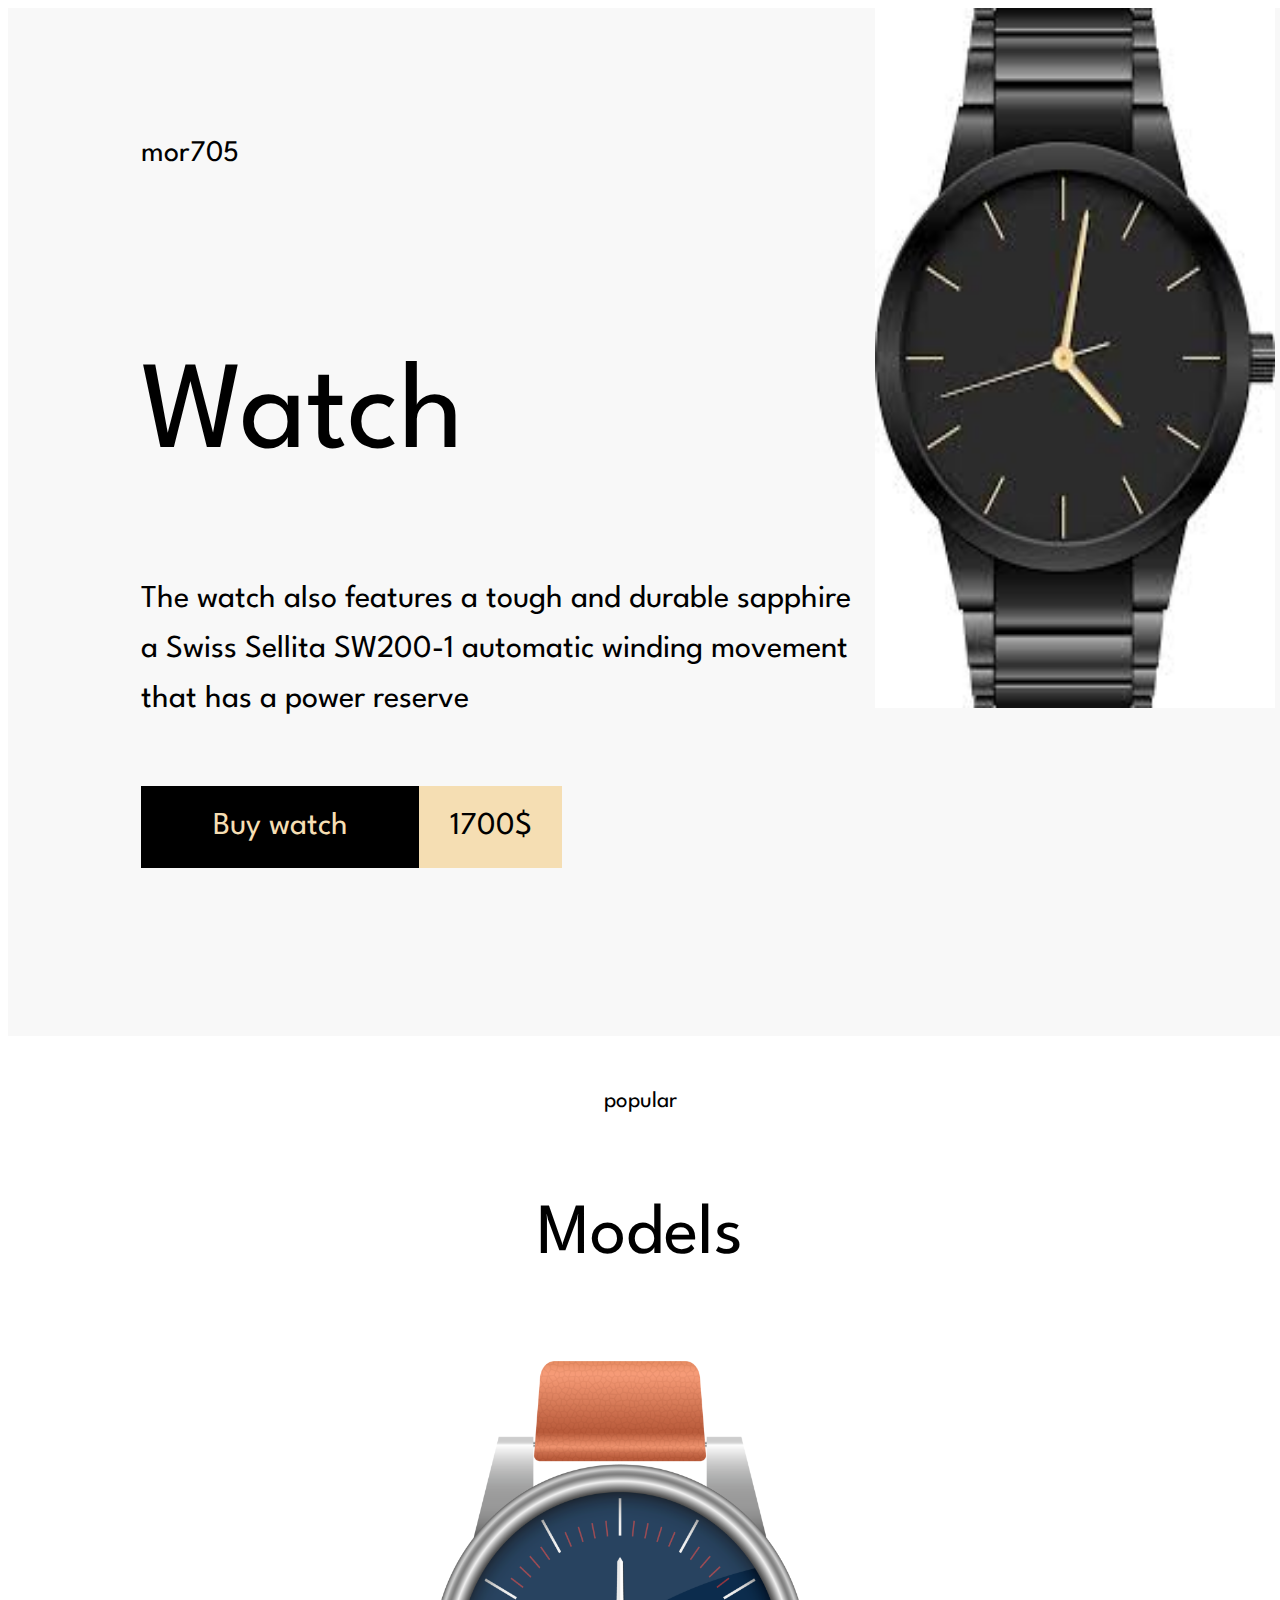
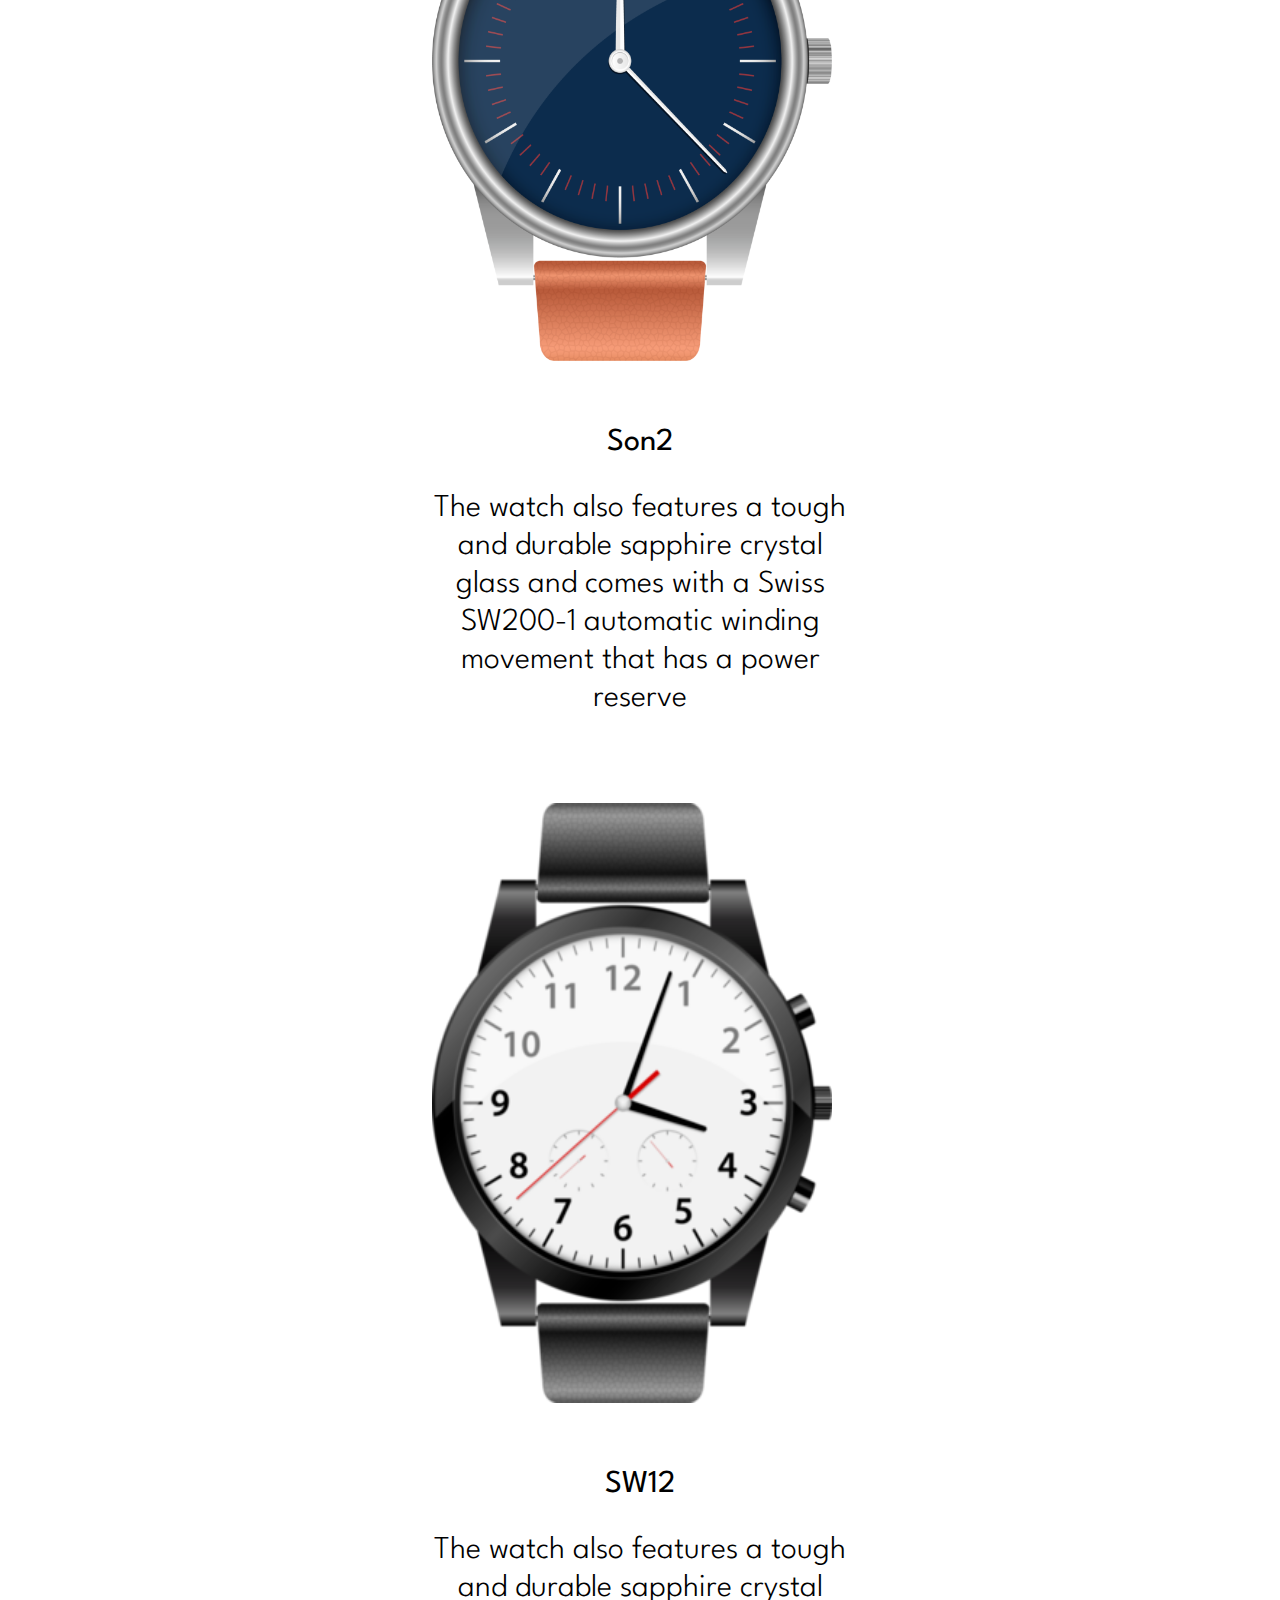
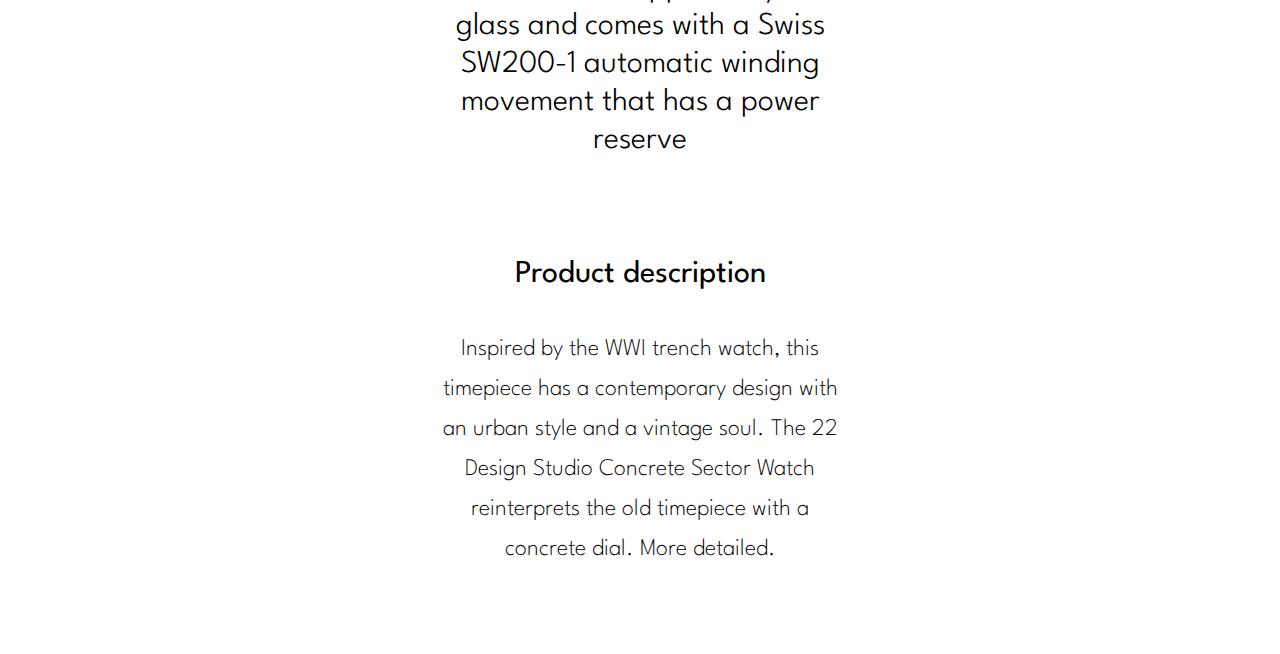
<file: watch/index.html>
<!DOCTYPE html>
<html lang="en">
<head>
    <meta charset="UTF-8">
    <meta name="viewport" content="width=device-width, initial-scale=1.0">
    <title>Watch</title>
    <link rel="preconnect" href="https://fonts.googleapis.com">
    <link rel="preconnect" href="https://fonts.gstatic.com" crossorigin>
    <link href="https://fonts.googleapis.com/css2?family=League+Spartan:wght@100..900&display=swap" rel="stylesheet">
    <link rel="stylesheet" href="css/style.css">
</head>
<body>
    <header class="header">
        <div class="header-container">
            <div>
                <h1 class="header-title">mor705</h1>
                <p class="header-subtitle">Watch</p>
                <p class="header-description">The watch also features a tough and durable sapphire a Swiss Sellita SW200-1 automatic winding movement that has a power reserve</p>
                <div class="buy-wrapper">
                    <a href="#" class="buy-link">Buy watch</a>
                    <div class="price">1700$</div>
                </div>
            </div>
            <div class="header-image-wrapper">
                <img src="img/images.jfif" alt="model mor705" class="header-image">
            </div>
        </div>
    </header>
    <main class="main">
        <p class="popular-title">popular</p>
        <p class="models-title">Models</p>
        <div class="item-wrapper">
            <div class="item-image-wrapper">
                <img class='item-image' src="img/realistic-watch-clipart-design-illustration-free-png (1).png" alt="model2">
            </div>
            <h2 class="item-title">Son2</h2>
            <p class="item-description">The watch also features a tough and durable sapphire crystal glass and comes with a Swiss SW200-1 automatic winding movement that has a power reserve</p>
        </div>
        <div class="item-wrapper">
            <div class="item-image-wrapper">
                <img class="item-image" src="img/realistic-watch-clipart-design-illustration-free-png.png" alt="model3">
            </div>
            <h2 class="item-title">SW12</h2>
            <p class="item-description">The watch also features a tough and durable sapphire crystal glass and comes with a Swiss SW200-1 automatic winding movement that has a power reserve</p>
        </div>
        <div class="product-description-wrapper">
            <p class="product-description-title">Product description</p>
            <p class="product-description-info">Inspired by the WWI trench watch, this timepiece has a contemporary design with an urban style and a vintage soul. The 22 Design Studio Concrete Sector Watch reinterprets the old timepiece with a concrete dial. <a class='info-link' href="#">More detailed.</a></p>
        </div>
    </main>
</body>
</html>
</file>
<file: watch/css/style.css>
*{
    box-sizing: border-box;
}
body{
    font-family: "League Spartan", sans-serif;
}
.header-container{
    display: flex;
    width: 1440px;
    padding-top: 104px;
    padding-left: 133px;
    padding-right: 133px;
    padding-bottom: 168px;
    background-color: #f8f8f8;
}
.header-title{
    margin-bottom: 53px;
    font-size: 30px;
    line-height: 45px;
    font-weight: 400;
}
.header-subtitle{
    font-size: 125px;
    line-height: 230px;
    margin-bottom: 43px;
}
.header-description{
    font-size: 32px;
    line-height: 50px;
    margin-bottom: 61px;
}
.header-image{
    display: block;
    width: 400px;
    height: 700px;
    margin-right: 40px;
    margin-top: -104px;;
}
.buy-wrapper{
    display: flex;
}
.buy-link{
    display: block;
    width: 278px;
    height: 82px;
    background-color: black;
    color: wheat;
    text-decoration: none;
    font-size: 32px;
    line-height: 82px;
    text-align: center;
}
.price{
    width: 143px;
    height: 82px;
    background-color: wheat;
    color: black;
    text-align: center;
    line-height: 82px;
    font-size: 32px;
}
.popular-title{
    margin-top: 43px;
    font-size: 23px;
    line-height: 45px;
    text-align: center;
    font-weight: 300px;
}
.models-title{
    font-size: 72px;
    line-height: 81px;
    font-weight: 400;
    text-align: center;
    margin-bottom: 84px;
}
.item-wrapper{
    margin: 0 auto;
    width: 417px;
    margin-bottom: 85px;
}
.item-image{
    display: flex;
    width: 400px;
    height: 600px;
    align-items: center;
    justify-content: center;
    margin-bottom: 67px;
}
.item-title{
    font-size: 32px;
    font-weight: 400;
    line-height: 30px;
    margin-bottom: 17px;
    text-align: center;
}
.item-description{
    font-size: 32px;
    line-height: 38px;
    font-weight: 300;
    text-align: center;
}
.product-description-wrapper{
    margin: 0 auto;
    width: 417px;
    margin-bottom: 85px;
}
.product-description-title{
    text-align: center;
    font-size: 32px;
    line-height: 60px;
    margin-bottom: 20px;
}
.product-description-info{
    text-align: center;
    font-size: 24px;
    line-height: 40px;
    font-weight: 200;
}
.info-link{
    text-decoration: none;
    color: black;
}
.info-link:hover{
    color: red;
}
</file>
